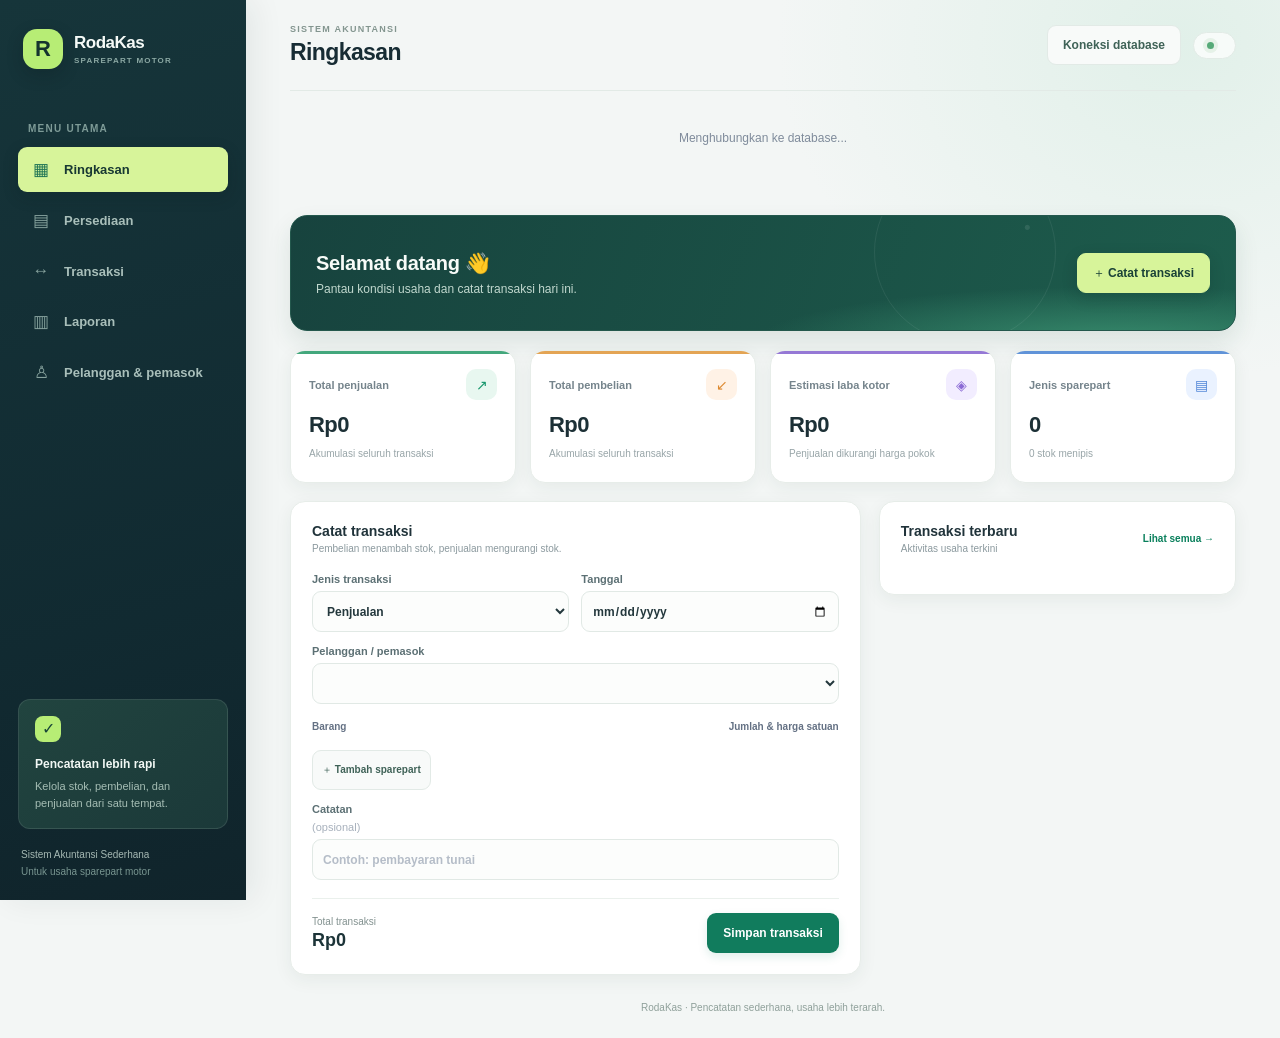
<file: index.html>
<!doctype html>
<html lang="id">
  <head>
    <meta charset="utf-8">
    <meta name="viewport" content="width=device-width, initial-scale=1">
    <meta name="theme-color" content="#f5f7fb">
    <title>RodaKas — Akuntansi Sparepart</title>
    <link rel="stylesheet" href="styles.css">
    <script src="config.js"></script>
    <script src="app.js" defer></script>
  </head>
  <body>
    <div class="app-shell">
      <aside class="sidebar">
        <a class="brand" href="#" aria-label="RodaKas beranda">
          <span class="brand-mark">R</span>
          <span><strong>RodaKas</strong><small>SPAREPART MOTOR</small></span>
        </a>
        <p class="nav-label">MENU UTAMA</p>
        <nav class="navigation" aria-label="Navigasi utama">
          <button class="nav-item active" data-view="dashboard"><span>▦</span> Ringkasan</button>
          <button class="nav-item" data-view="inventory"><span>▤</span> Persediaan</button>
          <button class="nav-item" data-view="transactions"><span>↔</span> Transaksi</button>
          <button class="nav-item" data-view="reports"><span>▥</span> Laporan</button>
          <button class="nav-item" data-view="parties"><span>♙</span> Pelanggan & pemasok</button>
        </nav>
        <div class="sidebar-note">
          <span class="note-icon">✓</span>
          <strong>Pencatatan lebih rapi</strong>
          <p>Kelola stok, pembelian, dan penjualan dari satu tempat.</p>
        </div>
        <div class="sidebar-footer">Sistem Akuntansi Sederhana<br><span>Untuk usaha sparepart motor</span></div>
      </aside>

      <main class="main-content">
        <header class="topbar">
          <div>
            <p class="eyebrow">SISTEM AKUNTANSI</p>
            <h1 id="page-title">Ringkasan</h1>
          </div>
          <div class="topbar-tools">
            <button class="button button-quiet connection-button" id="open-supabase-config" type="button">Koneksi database</button>
            <div class="topbar-date"><span class="status-dot"></span><span id="today-label"></span></div>
          </div>
        </header>

        <div id="notice" class="notice" role="status" aria-live="polite" hidden></div>
        <div id="loading" class="loading">Menghubungkan ke database...</div>

        <section class="view active" id="view-dashboard">
          <div class="welcome-row">
            <div>
              <h2>Selamat datang 👋</h2>
              <p>Pantau kondisi usaha dan catat transaksi hari ini.</p>
            </div>
            <button class="button button-primary" data-go="transactions">＋ Catat transaksi</button>
          </div>
          <div class="stats-grid">
            <article class="stat-card">
              <div class="stat-heading"><span>Total penjualan</span><span class="stat-icon green">↗</span></div>
              <strong id="stat-sales">Rp0</strong><small>Akumulasi seluruh transaksi</small>
            </article>
            <article class="stat-card">
              <div class="stat-heading"><span>Total pembelian</span><span class="stat-icon orange">↙</span></div>
              <strong id="stat-purchases">Rp0</strong><small>Akumulasi seluruh transaksi</small>
            </article>
            <article class="stat-card">
              <div class="stat-heading"><span>Estimasi laba kotor</span><span class="stat-icon purple">◈</span></div>
              <strong id="stat-profit">Rp0</strong><small>Penjualan dikurangi harga pokok</small>
            </article>
            <article class="stat-card">
              <div class="stat-heading"><span>Jenis sparepart</span><span class="stat-icon blue">▤</span></div>
              <strong id="stat-products">0</strong><small id="stat-low-stock">0 stok menipis</small>
            </article>
          </div>
          <div class="content-grid">
            <section class="panel transaction-panel">
              <div class="panel-heading">
                <div><h2>Catat transaksi</h2><p>Pembelian menambah stok, penjualan mengurangi stok.</p></div>
              </div>
              <form id="transaction-form">
                <div class="form-grid">
                  <label>Jenis transaksi
                    <select name="transaction_type" id="transaction-type" required>
                      <option value="sale">Penjualan</option>
                      <option value="purchase">Pembelian</option>
                    </select>
                  </label>
                  <label>Tanggal
                    <input name="transaction_date" id="transaction-date" type="date" required>
                  </label>
                  <label class="full-width">Pelanggan / pemasok
                    <select name="party_id" id="transaction-party" required></select>
                  </label>
                </div>
                <div class="items-heading"><span>Barang</span><span>Jumlah & harga satuan</span></div>
                <div id="transaction-items" class="transaction-items"></div>
                <button type="button" class="button button-quiet add-item" id="add-item">＋ Tambah sparepart</button>
                <label class="notes-label">Catatan <span class="optional">(opsional)</span>
                  <input name="notes" maxlength="500" placeholder="Contoh: pembayaran tunai">
                </label>
                <div class="form-footer">
                  <div class="total-preview"><span>Total transaksi</span><strong id="transaction-total">Rp0</strong></div>
                  <button class="button button-primary" type="submit">Simpan transaksi</button>
                </div>
              </form>
            </section>
            <section class="panel recent-panel">
              <div class="panel-heading">
                <div><h2>Transaksi terbaru</h2><p>Aktivitas usaha terkini</p></div>
                <button class="text-button" data-go="transactions">Lihat semua →</button>
              </div>
              <div id="recent-transactions" class="recent-list"></div>
            </section>
          </div>
        </section>

        <section class="view" id="view-inventory">
          <div class="section-intro"><div><h2>Persediaan sparepart</h2><p>Kelola daftar barang dan pantau jumlah stok.</p></div></div>
          <section class="panel">
            <div class="panel-heading"><div><h2>Tambah sparepart</h2><p>Stok awal akan bertambah melalui transaksi pembelian.</p></div></div>
            <form id="product-form" class="inline-form">
              <label>SKU / kode<input name="sku" required maxlength="40" placeholder="OLI-001"></label>
              <label>Nama sparepart<input name="name" required maxlength="120" placeholder="Oli mesin 1L"></label>
              <label>Kategori<input name="category" maxlength="80" placeholder="Pelumas"></label>
              <label>Harga jual<input name="selling_price" type="number" min="0" step="1" required placeholder="50000"></label>
              <button class="button button-primary" type="submit">Tambah barang</button>
            </form>
          </section>
          <section class="panel table-panel">
            <div class="panel-heading"><div><h2>Daftar barang</h2><p id="inventory-count">0 jenis sparepart</p></div></div>
            <div class="table-wrap"><table><thead><tr><th>Sparepart</th><th>Kategori</th><th>Stok</th><th>Harga pokok</th><th>Harga jual</th><th>Status</th><th>Aksi</th></tr></thead><tbody id="inventory-table"></tbody></table></div>
          </section>
        </section>

        <section class="view" id="view-transactions">
          <div class="section-intro"><div><h2>Riwayat transaksi</h2><p>Catatan pembelian dan penjualan tersimpan.</p></div><button class="button button-primary" data-go="dashboard">＋ Transaksi baru</button></div>
          <section class="panel table-panel">
            <div class="panel-heading"><div><h2>Semua transaksi</h2><p>Urut dari yang paling baru</p></div></div>
            <div class="table-wrap"><table><thead><tr><th>Tanggal</th><th>Jenis</th><th>Pelanggan / pemasok</th><th>Rincian</th><th>Total</th><th>Aksi</th></tr></thead><tbody id="transactions-table"></tbody></table></div>
          </section>
        </section>

        <section class="view" id="view-reports">
          <div class="section-intro"><div><h2>Laporan keuangan</h2><p>Ringkasan penjualan, pembelian, dan laba kotor berdasarkan periode.</p></div></div>
          <section class="panel report-filter-panel">
            <form id="report-form" class="report-filter">
              <label>Dari tanggal<input id="report-from" name="from" type="date" required></label>
              <label>Sampai tanggal<input id="report-to" name="to" type="date" required></label>
              <button class="button button-primary" type="submit">Tampilkan laporan</button>
              <button class="button button-quiet" id="export-report" type="button" disabled>↓ Ekspor CSV</button>
            </form>
          </section>
          <div class="stats-grid report-stats">
            <article class="stat-card"><div class="stat-heading"><span>Penjualan periode ini</span><span class="stat-icon green">↗</span></div><strong id="report-sales">Rp0</strong><small>Total transaksi penjualan</small></article>
            <article class="stat-card"><div class="stat-heading"><span>Pembelian periode ini</span><span class="stat-icon orange">↙</span></div><strong id="report-purchases">Rp0</strong><small>Total transaksi pembelian</small></article>
            <article class="stat-card"><div class="stat-heading"><span>Estimasi laba kotor</span><span class="stat-icon purple">◈</span></div><strong id="report-profit">Rp0</strong><small>Penjualan dikurangi harga pokok</small></article>
            <article class="stat-card"><div class="stat-heading"><span>Jumlah transaksi</span><span class="stat-icon blue">↔</span></div><strong id="report-count">0</strong><small>Dalam periode yang dipilih</small></article>
          </div>
          <section class="panel table-panel">
            <div class="panel-heading"><div><h2>Rincian laporan</h2><p id="report-period-label">Pilih rentang tanggal untuk melihat laporan.</p></div></div>
            <div class="table-wrap"><table><thead><tr><th>Tanggal</th><th>Jenis</th><th>Pelanggan / pemasok</th><th>Rincian</th><th>Total</th><th>Laba kotor</th></tr></thead><tbody id="report-table"><tr><td colspan="6" class="empty-cell">Pilih rentang tanggal, lalu tampilkan laporan.</td></tr></tbody></table></div>
          </section>
        </section>

        <section class="view" id="view-parties">
          <div class="section-intro"><div><h2>Pelanggan & pemasok</h2><p>Satu kontak dapat berperan sebagai pelanggan, pemasok, atau keduanya.</p></div></div>
          <section class="panel">
            <div class="panel-heading"><div><h2>Tambah kontak</h2><p>Simpan informasi pelanggan atau pemasok.</p></div></div>
            <form id="party-form" class="inline-form party-form">
              <label>Nama kontak<input name="name" required maxlength="120" placeholder="Nama pelanggan atau toko"></label>
              <label>Peran<select name="party_type"><option value="customer">Pelanggan</option><option value="supplier">Pemasok</option><option value="both">Keduanya</option></select></label>
              <label>Nomor telepon<input name="phone" maxlength="30" placeholder="08xxxxxxxxxx"></label>
              <button class="button button-primary" type="submit">Tambah kontak</button>
            </form>
          </section>
          <section class="panel table-panel">
            <div class="panel-heading"><div><h2>Daftar kontak</h2><p>Kontak yang tersedia untuk transaksi</p></div></div>
            <div class="table-wrap"><table><thead><tr><th>Nama</th><th>Peran</th><th>Nomor telepon</th><th>Ditambahkan</th><th>Aksi</th></tr></thead><tbody id="parties-table"></tbody></table></div>
          </section>
        </section>
        <footer class="page-footer">RodaKas · Pencatatan sederhana, usaha lebih terarah.</footer>
      </main>
    </div>
    <dialog class="edit-dialog" id="edit-dialog" aria-labelledby="edit-dialog-title">
      <form id="edit-form">
        <div class="edit-dialog-heading">
          <div><p class="eyebrow">UBAH DATA</p><h2 id="edit-dialog-title">Edit data</h2></div>
          <button class="dialog-close" id="close-edit-dialog" type="button" aria-label="Tutup">×</button>
        </div>
        <div id="edit-product-fields" class="edit-fields" hidden>
          <label>SKU / kode<input id="edit-product-sku" name="sku" maxlength="40" required></label>
          <label>Nama sparepart<input id="edit-product-name" name="name" maxlength="120" required></label>
          <label>Kategori<input id="edit-product-category" name="category" maxlength="80"></label>
          <label>Harga jual<input id="edit-product-price" name="selling_price" type="number" min="0" step="1" required></label>
          <p class="edit-help">Stok dan harga pokok dikelola lewat transaksi agar riwayat akuntansi tetap konsisten.</p>
        </div>
        <div id="edit-party-fields" class="edit-fields" hidden>
          <label>Nama kontak<input id="edit-party-name" name="party_name" maxlength="120" required></label>
          <label>Peran<select id="edit-party-type" name="party_type"><option value="customer">Pelanggan</option><option value="supplier">Pemasok</option><option value="both">Keduanya</option></select></label>
          <label>Nomor telepon<input id="edit-party-phone" name="phone" maxlength="30"></label>
        </div>
        <div id="edit-transaction-fields" class="edit-fields" hidden>
          <label>Jenis transaksi<select id="edit-transaction-type" name="transaction_type"><option value="sale">Penjualan</option><option value="purchase">Pembelian</option></select></label>
          <label>Tanggal<input id="edit-transaction-date" name="transaction_date" type="date" required></label>
          <label>Pelanggan / pemasok<select id="edit-transaction-party" name="party_id" required></select></label>
          <div class="items-heading"><span>Barang</span><span>Jumlah & harga satuan</span></div>
          <div id="edit-transaction-items" class="transaction-items"></div>
          <button class="button button-quiet add-item" id="edit-add-item" type="button">＋ Tambah sparepart</button>
          <label>Catatan <span class="optional">(opsional)</span><input id="edit-transaction-notes" name="notes" maxlength="500"></label>
          <div class="edit-total"><span>Total transaksi</span><strong id="edit-transaction-total">Rp0</strong></div>
          <p class="edit-help">Perubahan akan menghitung ulang stok dan harga pokok. Jika stok menjadi tidak mencukupi, perubahan ditolak.</p>
        </div>
        <div id="edit-form-error" class="dialog-error" role="alert" hidden></div>
        <div class="edit-dialog-actions">
          <button class="button button-quiet" id="cancel-edit" type="button">Batal</button>
          <button class="button button-primary" type="submit">Simpan perubahan</button>
        </div>
      </form>
    </dialog>
    <dialog class="edit-dialog connection-dialog" id="supabase-config-dialog" aria-labelledby="supabase-config-title">
      <form id="supabase-config-form">
        <div class="edit-dialog-heading">
          <div><p class="eyebrow">PENGATURAN APLIKASI</p><h2 id="supabase-config-title">Hubungkan ke Supabase</h2></div>
          <button class="dialog-close" id="close-supabase-config" type="button" aria-label="Tutup">×</button>
        </div>
        <p class="connection-help">Masukkan Project URL dan anon/public/publishable key dari Supabase → Project Settings → API. Pengaturan disimpan hanya di browser ini.</p>
        <div class="edit-fields">
          <label>Project URL
            <input id="supabase-project-url" type="url" placeholder="https://project-id.supabase.co" autocomplete="url" required>
          </label>
          <label>Anon / publishable key
            <textarea id="supabase-anon-key" rows="3" placeholder="sb_publishable_... atau eyJ..." autocomplete="off" required></textarea>
          </label>
        </div>
        <div class="dialog-error" id="supabase-config-error" role="alert" hidden></div>
        <p class="edit-help">Jangan masukkan service-role key. Untuk akses langsung tanpa login, pastikan izin publik pada backend/schema.sql sudah diterapkan.</p>
        <div class="edit-dialog-actions">
          <button class="button button-quiet" id="clear-supabase-config" type="button">Hapus konfigurasi</button>
          <button class="button button-primary" type="submit">Simpan &amp; hubungkan</button>
        </div>
      </form>
    </dialog>
  </body>
</html>
</file>
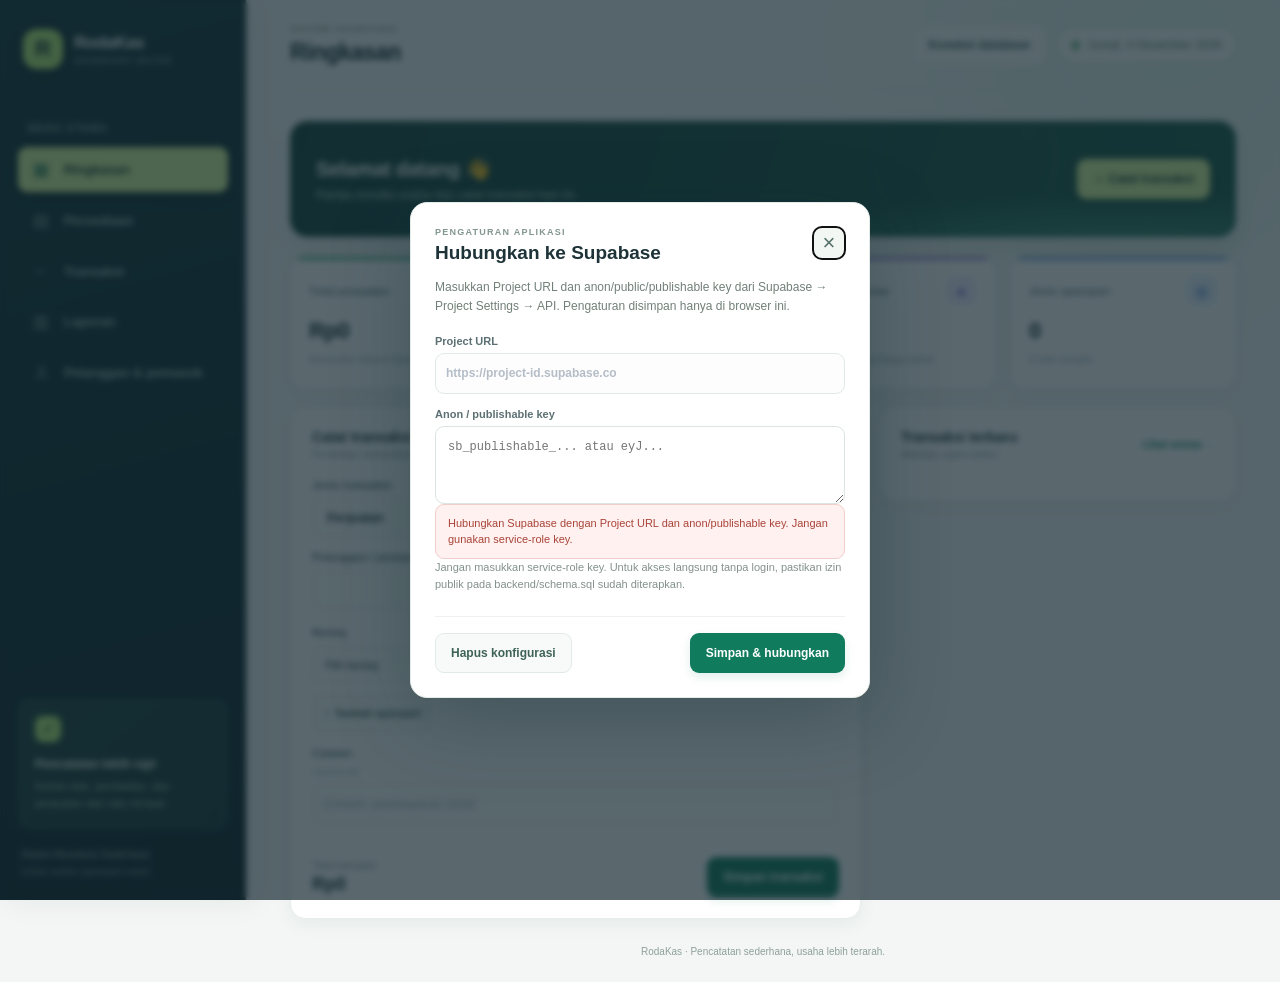
<file: frontend/index.html>
<!doctype html>
<html lang="id">
  <head>
    <meta charset="utf-8">
    <meta name="viewport" content="width=device-width, initial-scale=1">
    <meta name="theme-color" content="#f5f7fb">
    <title>RodaKas — Akuntansi Sparepart</title>
    <link rel="stylesheet" href="styles.css">
    <script src="config.js"></script>
    <script src="app.js" defer></script>
  </head>
  <body>
    <div class="app-shell">
      <aside class="sidebar">
        <a class="brand" href="#" aria-label="RodaKas beranda">
          <span class="brand-mark">R</span>
          <span><strong>RodaKas</strong><small>SPAREPART MOTOR</small></span>
        </a>
        <p class="nav-label">MENU UTAMA</p>
        <nav class="navigation" aria-label="Navigasi utama">
          <button class="nav-item active" data-view="dashboard"><span>▦</span> Ringkasan</button>
          <button class="nav-item" data-view="inventory"><span>▤</span> Persediaan</button>
          <button class="nav-item" data-view="transactions"><span>↔</span> Transaksi</button>
          <button class="nav-item" data-view="reports"><span>▥</span> Laporan</button>
          <button class="nav-item" data-view="parties"><span>♙</span> Pelanggan & pemasok</button>
        </nav>
        <div class="sidebar-note">
          <span class="note-icon">✓</span>
          <strong>Pencatatan lebih rapi</strong>
          <p>Kelola stok, pembelian, dan penjualan dari satu tempat.</p>
        </div>
        <div class="sidebar-footer">Sistem Akuntansi Sederhana<br><span>Untuk usaha sparepart motor</span></div>
      </aside>

      <main class="main-content">
        <header class="topbar">
          <div>
            <p class="eyebrow">SISTEM AKUNTANSI</p>
            <h1 id="page-title">Ringkasan</h1>
          </div>
          <div class="topbar-tools">
            <button class="button button-quiet connection-button" id="open-supabase-config" type="button">Koneksi database</button>
            <div class="topbar-date"><span class="status-dot"></span><span id="today-label"></span></div>
          </div>
        </header>

        <div id="notice" class="notice" role="status" aria-live="polite" hidden></div>
        <div id="loading" class="loading">Menghubungkan ke database...</div>

        <section class="view active" id="view-dashboard">
          <div class="welcome-row">
            <div>
              <h2>Selamat datang 👋</h2>
              <p>Pantau kondisi usaha dan catat transaksi hari ini.</p>
            </div>
            <button class="button button-primary" data-go="transactions">＋ Catat transaksi</button>
          </div>
          <div class="stats-grid">
            <article class="stat-card">
              <div class="stat-heading"><span>Total penjualan</span><span class="stat-icon green">↗</span></div>
              <strong id="stat-sales">Rp0</strong><small>Akumulasi seluruh transaksi</small>
            </article>
            <article class="stat-card">
              <div class="stat-heading"><span>Total pembelian</span><span class="stat-icon orange">↙</span></div>
              <strong id="stat-purchases">Rp0</strong><small>Akumulasi seluruh transaksi</small>
            </article>
            <article class="stat-card">
              <div class="stat-heading"><span>Estimasi laba kotor</span><span class="stat-icon purple">◈</span></div>
              <strong id="stat-profit">Rp0</strong><small>Penjualan dikurangi harga pokok</small>
            </article>
            <article class="stat-card">
              <div class="stat-heading"><span>Jenis sparepart</span><span class="stat-icon blue">▤</span></div>
              <strong id="stat-products">0</strong><small id="stat-low-stock">0 stok menipis</small>
            </article>
          </div>
          <div class="content-grid">
            <section class="panel transaction-panel">
              <div class="panel-heading">
                <div><h2>Catat transaksi</h2><p>Pembelian menambah stok, penjualan mengurangi stok.</p></div>
              </div>
              <form id="transaction-form">
                <div class="form-grid">
                  <label>Jenis transaksi
                    <select name="transaction_type" id="transaction-type" required>
                      <option value="sale">Penjualan</option>
                      <option value="purchase">Pembelian</option>
                    </select>
                  </label>
                  <label>Tanggal
                    <input name="transaction_date" id="transaction-date" type="date" required>
                  </label>
                  <label class="full-width">Pelanggan / pemasok
                    <select name="party_id" id="transaction-party" required></select>
                  </label>
                </div>
                <div class="items-heading"><span>Barang</span><span>Jumlah & harga satuan</span></div>
                <div id="transaction-items" class="transaction-items"></div>
                <button type="button" class="button button-quiet add-item" id="add-item">＋ Tambah sparepart</button>
                <label class="notes-label">Catatan <span class="optional">(opsional)</span>
                  <input name="notes" maxlength="500" placeholder="Contoh: pembayaran tunai">
                </label>
                <div class="form-footer">
                  <div class="total-preview"><span>Total transaksi</span><strong id="transaction-total">Rp0</strong></div>
                  <button class="button button-primary" type="submit">Simpan transaksi</button>
                </div>
              </form>
            </section>
            <section class="panel recent-panel">
              <div class="panel-heading">
                <div><h2>Transaksi terbaru</h2><p>Aktivitas usaha terkini</p></div>
                <button class="text-button" data-go="transactions">Lihat semua →</button>
              </div>
              <div id="recent-transactions" class="recent-list"></div>
            </section>
          </div>
        </section>

        <section class="view" id="view-inventory">
          <div class="section-intro"><div><h2>Persediaan sparepart</h2><p>Kelola daftar barang dan pantau jumlah stok.</p></div></div>
          <section class="panel">
            <div class="panel-heading"><div><h2>Tambah sparepart</h2><p>Stok awal akan bertambah melalui transaksi pembelian.</p></div></div>
            <form id="product-form" class="inline-form">
              <label>SKU / kode<input name="sku" required maxlength="40" placeholder="OLI-001"></label>
              <label>Nama sparepart<input name="name" required maxlength="120" placeholder="Oli mesin 1L"></label>
              <label>Kategori<input name="category" maxlength="80" placeholder="Pelumas"></label>
              <label>Harga jual<input name="selling_price" type="number" min="0" step="1" required placeholder="50000"></label>
              <button class="button button-primary" type="submit">Tambah barang</button>
            </form>
          </section>
          <section class="panel table-panel">
            <div class="panel-heading"><div><h2>Daftar barang</h2><p id="inventory-count">0 jenis sparepart</p></div></div>
            <div class="table-wrap"><table><thead><tr><th>Sparepart</th><th>Kategori</th><th>Stok</th><th>Harga pokok</th><th>Harga jual</th><th>Status</th><th>Aksi</th></tr></thead><tbody id="inventory-table"></tbody></table></div>
          </section>
        </section>

        <section class="view" id="view-transactions">
          <div class="section-intro"><div><h2>Riwayat transaksi</h2><p>Catatan pembelian dan penjualan tersimpan.</p></div><button class="button button-primary" data-go="dashboard">＋ Transaksi baru</button></div>
          <section class="panel table-panel">
            <div class="panel-heading"><div><h2>Semua transaksi</h2><p>Urut dari yang paling baru</p></div></div>
            <div class="table-wrap"><table><thead><tr><th>Tanggal</th><th>Jenis</th><th>Pelanggan / pemasok</th><th>Rincian</th><th>Total</th><th>Aksi</th></tr></thead><tbody id="transactions-table"></tbody></table></div>
          </section>
        </section>

        <section class="view" id="view-reports">
          <div class="section-intro"><div><h2>Laporan keuangan</h2><p>Ringkasan penjualan, pembelian, dan laba kotor berdasarkan periode.</p></div></div>
          <section class="panel report-filter-panel">
            <form id="report-form" class="report-filter">
              <label>Dari tanggal<input id="report-from" name="from" type="date" required></label>
              <label>Sampai tanggal<input id="report-to" name="to" type="date" required></label>
              <button class="button button-primary" type="submit">Tampilkan laporan</button>
              <button class="button button-quiet" id="export-report" type="button" disabled>↓ Ekspor CSV</button>
            </form>
          </section>
          <div class="stats-grid report-stats">
            <article class="stat-card"><div class="stat-heading"><span>Penjualan periode ini</span><span class="stat-icon green">↗</span></div><strong id="report-sales">Rp0</strong><small>Total transaksi penjualan</small></article>
            <article class="stat-card"><div class="stat-heading"><span>Pembelian periode ini</span><span class="stat-icon orange">↙</span></div><strong id="report-purchases">Rp0</strong><small>Total transaksi pembelian</small></article>
            <article class="stat-card"><div class="stat-heading"><span>Estimasi laba kotor</span><span class="stat-icon purple">◈</span></div><strong id="report-profit">Rp0</strong><small>Penjualan dikurangi harga pokok</small></article>
            <article class="stat-card"><div class="stat-heading"><span>Jumlah transaksi</span><span class="stat-icon blue">↔</span></div><strong id="report-count">0</strong><small>Dalam periode yang dipilih</small></article>
          </div>
          <section class="panel table-panel">
            <div class="panel-heading"><div><h2>Rincian laporan</h2><p id="report-period-label">Pilih rentang tanggal untuk melihat laporan.</p></div></div>
            <div class="table-wrap"><table><thead><tr><th>Tanggal</th><th>Jenis</th><th>Pelanggan / pemasok</th><th>Rincian</th><th>Total</th><th>Laba kotor</th></tr></thead><tbody id="report-table"><tr><td colspan="6" class="empty-cell">Pilih rentang tanggal, lalu tampilkan laporan.</td></tr></tbody></table></div>
          </section>
        </section>

        <section class="view" id="view-parties">
          <div class="section-intro"><div><h2>Pelanggan & pemasok</h2><p>Satu kontak dapat berperan sebagai pelanggan, pemasok, atau keduanya.</p></div></div>
          <section class="panel">
            <div class="panel-heading"><div><h2>Tambah kontak</h2><p>Simpan informasi pelanggan atau pemasok.</p></div></div>
            <form id="party-form" class="inline-form party-form">
              <label>Nama kontak<input name="name" required maxlength="120" placeholder="Nama pelanggan atau toko"></label>
              <label>Peran<select name="party_type"><option value="customer">Pelanggan</option><option value="supplier">Pemasok</option><option value="both">Keduanya</option></select></label>
              <label>Nomor telepon<input name="phone" maxlength="30" placeholder="08xxxxxxxxxx"></label>
              <button class="button button-primary" type="submit">Tambah kontak</button>
            </form>
          </section>
          <section class="panel table-panel">
            <div class="panel-heading"><div><h2>Daftar kontak</h2><p>Kontak yang tersedia untuk transaksi</p></div></div>
            <div class="table-wrap"><table><thead><tr><th>Nama</th><th>Peran</th><th>Nomor telepon</th><th>Ditambahkan</th><th>Aksi</th></tr></thead><tbody id="parties-table"></tbody></table></div>
          </section>
        </section>
        <footer class="page-footer">RodaKas · Pencatatan sederhana, usaha lebih terarah.</footer>
      </main>
    </div>
    <dialog class="edit-dialog" id="edit-dialog" aria-labelledby="edit-dialog-title">
      <form id="edit-form">
        <div class="edit-dialog-heading">
          <div><p class="eyebrow">UBAH DATA</p><h2 id="edit-dialog-title">Edit data</h2></div>
          <button class="dialog-close" id="close-edit-dialog" type="button" aria-label="Tutup">×</button>
        </div>
        <div id="edit-product-fields" class="edit-fields" hidden>
          <label>SKU / kode<input id="edit-product-sku" name="sku" maxlength="40" required></label>
          <label>Nama sparepart<input id="edit-product-name" name="name" maxlength="120" required></label>
          <label>Kategori<input id="edit-product-category" name="category" maxlength="80"></label>
          <label>Harga jual<input id="edit-product-price" name="selling_price" type="number" min="0" step="1" required></label>
          <p class="edit-help">Stok dan harga pokok dikelola lewat transaksi agar riwayat akuntansi tetap konsisten.</p>
        </div>
        <div id="edit-party-fields" class="edit-fields" hidden>
          <label>Nama kontak<input id="edit-party-name" name="party_name" maxlength="120" required></label>
          <label>Peran<select id="edit-party-type" name="party_type"><option value="customer">Pelanggan</option><option value="supplier">Pemasok</option><option value="both">Keduanya</option></select></label>
          <label>Nomor telepon<input id="edit-party-phone" name="phone" maxlength="30"></label>
        </div>
        <div id="edit-transaction-fields" class="edit-fields" hidden>
          <label>Jenis transaksi<select id="edit-transaction-type" name="transaction_type"><option value="sale">Penjualan</option><option value="purchase">Pembelian</option></select></label>
          <label>Tanggal<input id="edit-transaction-date" name="transaction_date" type="date" required></label>
          <label>Pelanggan / pemasok<select id="edit-transaction-party" name="party_id" required></select></label>
          <div class="items-heading"><span>Barang</span><span>Jumlah & harga satuan</span></div>
          <div id="edit-transaction-items" class="transaction-items"></div>
          <button class="button button-quiet add-item" id="edit-add-item" type="button">＋ Tambah sparepart</button>
          <label>Catatan <span class="optional">(opsional)</span><input id="edit-transaction-notes" name="notes" maxlength="500"></label>
          <div class="edit-total"><span>Total transaksi</span><strong id="edit-transaction-total">Rp0</strong></div>
          <p class="edit-help">Perubahan akan menghitung ulang stok dan harga pokok. Jika stok menjadi tidak mencukupi, perubahan ditolak.</p>
        </div>
        <div id="edit-form-error" class="dialog-error" role="alert" hidden></div>
        <div class="edit-dialog-actions">
          <button class="button button-quiet" id="cancel-edit" type="button">Batal</button>
          <button class="button button-primary" type="submit">Simpan perubahan</button>
        </div>
      </form>
    </dialog>
    <dialog class="edit-dialog connection-dialog" id="supabase-config-dialog" aria-labelledby="supabase-config-title">
      <form id="supabase-config-form">
        <div class="edit-dialog-heading">
          <div><p class="eyebrow">PENGATURAN APLIKASI</p><h2 id="supabase-config-title">Hubungkan ke Supabase</h2></div>
          <button class="dialog-close" id="close-supabase-config" type="button" aria-label="Tutup">×</button>
        </div>
        <p class="connection-help">Masukkan Project URL dan anon/public/publishable key dari Supabase → Project Settings → API. Pengaturan disimpan hanya di browser ini.</p>
        <div class="edit-fields">
          <label>Project URL
            <input id="supabase-project-url" type="url" placeholder="https://project-id.supabase.co" autocomplete="url" required>
          </label>
          <label>Anon / publishable key
            <textarea id="supabase-anon-key" rows="3" placeholder="sb_publishable_... atau eyJ..." autocomplete="off" required></textarea>
          </label>
        </div>
        <div class="dialog-error" id="supabase-config-error" role="alert" hidden></div>
        <p class="edit-help">Jangan masukkan service-role key. Untuk akses langsung tanpa login, pastikan izin publik pada backend/schema.sql sudah diterapkan.</p>
        <div class="edit-dialog-actions">
          <button class="button button-quiet" id="clear-supabase-config" type="button">Hapus konfigurasi</button>
          <button class="button button-primary" type="submit">Simpan &amp; hubungkan</button>
        </div>
      </form>
    </dialog>
  </body>
</html>
</file>
<file: styles.css>
:root {
  font-family: 'DM Sans', sans-serif;
  color: #202b3c;
  background: #f5f7fb;
  font-synthesis: none;
  text-rendering: optimizeLegibility;
  --muted: #8691a3;
  --line: #edf0f5;
  --green: #118b68;
  --navy: #1d2d43;
}

* { box-sizing: border-box; }
body { margin: 0; min-width: 360px; min-height: 100vh; }
button, input, select { font: inherit; }
button { cursor: pointer; }
.app-shell { min-height: 100vh; }
.sidebar { position: fixed; inset: 0 auto 0 0; z-index: 2; display: flex; flex-direction: column; width: 246px; padding: 30px 19px 20px; background: #fff; border-right: 1px solid #edf0f5; }
.brand { display: flex; align-items: center; gap: 11px; margin: 0 5px 51px; color: inherit; text-decoration: none; }
.brand-mark { display: grid; width: 40px; height: 40px; place-items: center; border-radius: 13px; background: #e7f6ef; color: #118b68; font: 800 22px Manrope, sans-serif; }
.brand strong, .brand small { display: block; }
.brand strong { font: 800 17px Manrope, sans-serif; letter-spacing: -.5px; }
.brand small { margin-top: 3px; color: #9aa4b1; font-size: 8px; font-weight: 700; letter-spacing: 1.2px; }
.nav-label, .eyebrow { color: #9ba5b3; font-size: 10px; font-weight: 700; letter-spacing: 1.25px; }
.nav-label { margin: 0 10px 13px; }
.navigation { display: grid; gap: 6px; }
.nav-item { display: flex; align-items: center; gap: 13px; width: 100%; padding: 12px 13px; border: 0; border-radius: 9px; background: transparent; color: #657184; text-align: left; font-size: 13px; font-weight: 600; }
.nav-item span { width: 20px; color: #96a0ae; text-align: center; font-size: 17px; }
.nav-item:hover { background: #f7f9fb; }
.nav-item.active { background: #eaf6f1; color: #137c60; }
.nav-item.active span { color: #118b68; }
.sidebar-note { margin-top: auto; padding: 16px; border: 1px solid #e6f0ea; border-radius: 12px; background: linear-gradient(140deg, #f2faf6, #f8fbfa); }
.note-icon { display: grid; width: 26px; height: 26px; margin-bottom: 12px; place-items: center; border-radius: 8px; background: #dff3e9; color: #128363; font-weight: 700; }
.sidebar-note strong { font: 700 12px Manrope, sans-serif; }
.sidebar-note p { margin: 6px 0 0; color: #859186; font-size: 11px; line-height: 1.55; }
.sidebar-footer { padding: 17px 3px 0; color: #7d8796; font-size: 10px; line-height: 1.7; }
.sidebar-footer span { color: #a4acb7; }
.main-content { max-width: 1600px; min-height: 100vh; margin-left: 246px; padding: 0 42px; }
.topbar { display: flex; min-height: 94px; align-items: center; justify-content: space-between; border-bottom: 1px solid #e9edf2; }
.eyebrow { margin: 0 0 5px; font-size: 9px; }
h1, h2, p { margin-top: 0; }
h1 { margin-bottom: 0; font: 800 22px Manrope, sans-serif; letter-spacing: -.6px; }
.topbar-date { display: flex; align-items: center; gap: 8px; color: #778395; font-size: 12px; }
.topbar-tools { display: flex; align-items: center; gap: 12px; }
.connection-button { white-space: nowrap; }
.connection-help { margin: -8px 0 18px; color: #718078; font-size: 12px; line-height: 1.6; }
.connection-dialog textarea { width: 100%; padding: 11px 12px; border: 1px solid #dce5df; border-radius: 9px; color: #233c35; font: 12px/1.5 monospace; resize: vertical; }
.connection-dialog #clear-supabase-config { margin-right: auto; }
.status-dot { width: 7px; height: 7px; border-radius: 50%; background: #25a777; box-shadow: 0 0 0 3px #e3f5ec; }
.view { display: none; padding-top: 28px; }
.view.active { display: block; }
.welcome-row, .section-intro { display: flex; align-items: center; justify-content: space-between; gap: 18px; margin-bottom: 23px; }
.welcome-row h2, .section-intro h2 { margin-bottom: 5px; font: 700 17px Manrope, sans-serif; letter-spacing: -.3px; }
.welcome-row p, .section-intro p { margin-bottom: 0; color: var(--muted); font-size: 12px; }
.button { min-height: 38px; padding: 0 15px; border: 1px solid transparent; border-radius: 8px; font-size: 12px; font-weight: 700; transition: .15s ease; }
.button-primary { background: #148763; color: #fff; box-shadow: 0 3px 8px #14876321; }
.button-primary:hover { background: #0c7453; }
.button-primary:disabled { cursor: wait; opacity: .65; }
.button-quiet { border-color: #e6ebef; background: #fff; color: #4e6175; }
.stats-grid { display: grid; grid-template-columns: repeat(4, minmax(0, 1fr)); gap: 15px; margin-bottom: 20px; }
.stat-card, .panel { border: 1px solid #edf0f4; border-radius: 12px; background: #fff; box-shadow: 0 3px 14px #1b2b3c04; }
.stat-card { min-height: 126px; padding: 16px 17px; }
.stat-heading { display: flex; align-items: center; justify-content: space-between; color: #7b8797; font-size: 11px; font-weight: 600; }
.stat-icon { display: grid; width: 27px; height: 27px; place-items: center; border-radius: 8px; font-size: 14px; font-weight: 700; }
.stat-icon.green { background: #e8f7f0; color: #16966c; }
.stat-icon.orange { background: #fff2e6; color: #dd8a31; }
.stat-icon.purple { background: #f2edff; color: #8b6bd5; }
.stat-icon.blue { background: #eaf2ff; color: #5186d7; }
.stat-card > strong { display: block; margin: 11px 0 5px; font: 800 21px Manrope, sans-serif; letter-spacing: -.6px; }
.stat-card small { color: #a0a9b5; font-size: 10px; }
.content-grid { display: grid; grid-template-columns: minmax(0, 1.23fr) minmax(285px, .77fr); align-items: start; gap: 17px; }
.panel { margin-bottom: 17px; padding: 19px; }
.panel-heading { display: flex; align-items: center; justify-content: space-between; gap: 15px; margin-bottom: 17px; }
.panel-heading h2 { margin-bottom: 4px; font: 700 14px Manrope, sans-serif; }
.panel-heading p { margin-bottom: 0; color: #98a2b0; font-size: 10px; }
.form-grid { display: grid; grid-template-columns: 1fr 1fr; gap: 13px 12px; }
label { display: grid; gap: 6px; color: #647184; font-size: 10px; font-weight: 600; }
input, select { width: 100%; height: 38px; padding: 0 10px; border: 1px solid #e7ebf0; border-radius: 7px; outline: 0; background: #fff; color: #29374a; font-size: 11px; }
input:focus, select:focus { border-color: #63b79b; box-shadow: 0 0 0 3px #118b6810; }
input::placeholder { color: #b5bdc8; }
.full-width { grid-column: 1 / -1; }
.items-heading { display: flex; justify-content: space-between; margin: 17px 0 8px; color: #647184; font-size: 10px; font-weight: 700; }
.transaction-items { display: grid; gap: 8px; }
.item-row { display: grid; grid-template-columns: minmax(120px, 1.3fr) minmax(61px, .55fr) minmax(90px, .85fr) 30px; gap: 7px; align-items: center; }
.item-row input, .item-row select { height: 35px; padding: 0 8px; font-size: 10px; }
.remove-item { width: 28px; height: 28px; border: 0; border-radius: 6px; background: #fff1f0; color: #ce655c; font-size: 17px; }
.add-item { min-height: 32px; margin-top: 9px; padding: 0 9px; font-size: 10px; }
.notes-label { margin-top: 13px; }
.optional { color: #a7b0bc; font-weight: 400; }
.form-footer { display: flex; align-items: center; justify-content: space-between; gap: 12px; margin-top: 18px; padding-top: 14px; border-top: 1px solid #f0f2f5; }
.total-preview span, .total-preview strong { display: block; }
.total-preview span { margin-bottom: 3px; color: #8d98a7; font-size: 9px; }
.total-preview strong { font: 800 16px Manrope, sans-serif; }
.text-button { padding: 5px 0; border: 0; background: none; color: #148763; font-size: 10px; font-weight: 700; }
.recent-list { display: grid; }
.recent-item { display: flex; align-items: center; justify-content: space-between; gap: 9px; padding: 12px 0; border-bottom: 1px solid #f0f2f5; }
.recent-item:last-child { border-bottom: 0; }
.recent-left { display: flex; min-width: 0; align-items: center; gap: 10px; }
.recent-icon { display: grid; width: 32px; height: 32px; flex: 0 0 auto; place-items: center; border-radius: 9px; font-weight: 700; }
.recent-icon.sale { background: #e7f6ef; color: #12815f; }
.recent-icon.purchase { background: #fff3e6; color: #ca8027; }
.recent-name { overflow: hidden; color: #364255; font-size: 10px; font-weight: 700; text-overflow: ellipsis; white-space: nowrap; }
.recent-meta { margin-top: 4px; color: #a0a9b5; font-size: 9px; }
.recent-amount { flex: 0 0 auto; color: #344154; font-size: 10px; font-weight: 700; text-align: right; }
.recent-empty, .empty-cell { padding: 22px 5px; color: #9aa4b1; font-size: 11px; text-align: center; }
.section-intro { margin-bottom: 19px; }
.inline-form { display: grid; grid-template-columns: 1fr 1.3fr 1fr 1fr auto; align-items: end; gap: 11px; }
.inline-form .button { margin-bottom: 1px; white-space: nowrap; }
.party-form { grid-template-columns: 1.4fr .8fr 1fr auto; }
.table-panel { padding-bottom: 7px; }
.table-wrap { overflow-x: auto; }
table { width: 100%; border-collapse: collapse; text-align: left; }
th { padding: 10px 11px; color: #9aa4b1; font-size: 9px; font-weight: 700; white-space: nowrap; }
td { padding: 12px 11px; border-top: 1px solid #f0f2f5; color: #546174; font-size: 10px; vertical-align: middle; }
td strong { display: block; color: #344154; font-size: 10px; }
td small { display: block; margin-top: 3px; color: #9da6b2; font-size: 9px; }
.stock-pill, .type-pill { display: inline-block; padding: 5px 8px; border-radius: 20px; font-size: 9px; font-weight: 700; white-space: nowrap; }
.stock-ok, .type-sale { background: #e8f6ef; color: #148260; }
.stock-low { background: #fff2e4; color: #c27b27; }
.type-purchase { background: #fff1e3; color: #c27b27; }
.page-footer { padding: 10px 0 25px; color: #a5aeba; font-size: 10px; text-align: center; }
.notice { margin-top: 15px; padding: 11px 14px; border: 1px solid #cbe9da; border-radius: 8px; background: #edf8f2; color: #237655; font-size: 12px; }
.notice.error { border-color: #f0ceca; background: #fff1ef; color: #a94339; }
.loading { padding: 40px 0; color: #7f8b9b; font-size: 12px; text-align: center; }
[hidden] { display: none !important; }

@media (max-width: 1100px) {
  .main-content { padding: 0 25px; }
  .stats-grid { grid-template-columns: repeat(2, minmax(0, 1fr)); }
  .content-grid { grid-template-columns: 1fr; }
  .inline-form { grid-template-columns: repeat(2, minmax(0, 1fr)); }
  .inline-form .button { min-height: 38px; }
}
@media (max-width: 720px) {
  .sidebar { position: static; width: 100%; padding: 14px 16px 10px; border-right: 0; border-bottom: 1px solid #edf0f5; }
  .brand { margin: 0 0 13px; }
  .nav-label, .sidebar-note, .sidebar-footer { display: none; }
  .navigation { display: flex; overflow-x: auto; gap: 4px; }
  .nav-item { width: auto; flex: 0 0 auto; gap: 7px; padding: 9px 10px; font-size: 10px; }
  .nav-item span { font-size: 14px; }
  .main-content { margin-left: 0; padding: 0 16px; }
  .topbar { min-height: 75px; }
  h1 { font-size: 19px; }
  .topbar-date { font-size: 10px; }
  .topbar-tools { gap: 6px; }
  .connection-button { padding: 7px 9px; font-size: 10px; }
  .view { padding-top: 21px; }
  .welcome-row { align-items: flex-start; flex-direction: column; }
  .welcome-row .button { align-self: stretch; }
  .stats-grid { gap: 9px; }
  .stat-card { min-height: 112px; padding: 13px; }
  .stat-card > strong { font-size: 17px; }
  .stat-heading { font-size: 10px; }
  .panel { padding: 15px; }
  .form-grid { gap: 11px 8px; }
  .item-row { grid-template-columns: minmax(95px, 1.2fr) 48px minmax(78px, .9fr) 27px; gap: 5px; }
  .item-row input, .item-row select { padding: 0 5px; font-size: 9px; }
  .inline-form, .party-form { grid-template-columns: 1fr 1fr; }
  .inline-form .button { grid-column: 1 / -1; }
  .section-intro { align-items: flex-start; }
}

/* Refined visual theme */
:root {
  font-family: Inter, "Segoe UI", sans-serif;
  color: #1d2b36;
  background: #f3f6f5;
  --muted: #788792;
  --line: #e8eeeb;
  --green: #087f5b;
  --navy: #132b32;
}

body {
  background:
    radial-gradient(ellipse at 92% 4%, #e1f0e9 0, transparent 25rem),
    #f3f6f5;
}

.sidebar {
  padding: 29px 18px 20px;
  background: linear-gradient(165deg, #16353a 0%, #112a31 68%, #10242b 100%);
  border-right: 0;
  color: #edf6f1;
  box-shadow: 8px 0 30px #102a3012;
}

.brand { margin-bottom: 54px; }
.brand-mark {
  border-radius: 14px;
  background: #b7ed75;
  color: #15332f;
  box-shadow: 0 6px 16px #0b171a40;
}
.brand strong { color: #f5faf7; }
.brand small { color: #8ca9a4; }
.nav-label { color: #7e9b97; }
.nav-item { color: #a9bfba; transition: background .18s ease, color .18s ease, transform .18s ease; }
.nav-item span { color: #86a29d; }
.nav-item:hover { background: #ffffff0c; color: #fff; transform: translateX(2px); }
.nav-item.active { background: #d7f49a; color: #183833; box-shadow: 0 5px 16px #081d1d30; }
.nav-item.active span { color: #207455; }
.sidebar-note {
  border-color: #ffffff19;
  background: linear-gradient(140deg, #21443f, #1b3939);
}
.note-icon { background: #b7ed75; color: #174438; }
.sidebar-note strong { color: #f2f8f5; }
.sidebar-note p { color: #a5bdb4; }
.sidebar-footer { color: #a5b8b3; }
.sidebar-footer span { color: #789590; }

.main-content { padding: 0 44px; }
.topbar {
  min-height: 91px;
  border-bottom-color: #e2eae6;
}
.eyebrow { color: #83958f; }
h1 { color: #172c34; font-size: 23px; }
.topbar-date {
  padding: 9px 13px;
  border: 1px solid #e2ebe6;
  border-radius: 30px;
  background: #ffffffb8;
  color: #687c76;
}
.status-dot { background: #56aa78; box-shadow: 0 0 0 4px #e6f2e8; }
.view { padding-top: 30px; }

.welcome-row {
  position: relative;
  overflow: hidden;
  min-height: 116px;
  margin-bottom: 19px;
  padding: 23px 25px;
  border: 1px solid #24584d;
  border-radius: 17px;
  background:
    radial-gradient(circle at 78% 10%, #ffffff18 0 2px, transparent 3px),
    radial-gradient(ellipse at 88% 110%, #378a6c 0, transparent 31%),
    linear-gradient(110deg, #17433e, #1d5c4c);
  box-shadow: 0 11px 25px #194b3b1c;
}
.welcome-row::after {
  position: absolute;
  top: -55px;
  right: 19%;
  width: 180px;
  height: 180px;
  border: 1px solid #ffffff12;
  border-radius: 50%;
  content: "";
  pointer-events: none;
}
.welcome-row > div, .welcome-row > button { position: relative; z-index: 1; }
.welcome-row h2 { margin-bottom: 7px; color: #f7fbf8; font-size: 20px; }
.welcome-row p { color: #c1d8ce; font-size: 12px; }
.welcome-row .button-primary {
  border-color: #d7f49a;
  background: #d7f49a;
  color: #1a4137;
  box-shadow: 0 5px 15px #071f1c2b;
}
.welcome-row .button-primary:hover { background: #e4f8b8; }

.stats-grid { gap: 14px; margin-bottom: 18px; }
.stat-card, .panel {
  border-color: #e7ede9;
  border-radius: 15px;
  background: #fff;
  box-shadow: 0 5px 18px #243b3210;
}
.stat-card {
  position: relative;
  overflow: hidden;
  min-height: 133px;
  padding: 18px 18px 16px;
  transition: transform .18s ease, box-shadow .18s ease;
}
.stat-card:hover { transform: translateY(-2px); box-shadow: 0 9px 24px #243b3219; }
.stat-card::before {
  position: absolute;
  top: 0;
  left: 0;
  width: 100%;
  height: 3px;
  background: #43a77c;
  content: "";
}
.stat-card:nth-child(2)::before { background: #e3a454; }
.stat-card:nth-child(3)::before { background: #9578d5; }
.stat-card:nth-child(4)::before { background: #6093d8; }
.stat-heading { color: #75848c; font-size: 11px; }
.stat-icon { width: 31px; height: 31px; border-radius: 10px; }
.stat-card > strong { margin: 12px 0 5px; color: #1c3036; font-size: 22px; }
.stat-card small { color: #98a5a8; }

.content-grid { gap: 18px; }
.panel { padding: 21px; }
.panel-heading { margin-bottom: 19px; }
.panel-heading h2 { color: #20333a; font-size: 14px; }
.panel-heading p { color: #8b999e; }
.button { min-height: 40px; border-radius: 9px; transition: transform .16s ease, background .16s ease, box-shadow .16s ease; }
.button:active { transform: translateY(1px); }
.button-primary { background: #117c5d; box-shadow: 0 4px 10px #117c5d20; }
.button-primary:hover { background: #096c4f; box-shadow: 0 5px 14px #117c5d2a; }
.button-quiet { border-color: #e2eae6; background: #f8faf9; color: #3f6257; }
.button-quiet:hover { border-color: #c8ddd2; background: #eff7f2; }

label { color: #5c7074; font-size: 11px; }
input, select {
  height: 41px;
  border-color: #e1e9e5;
  border-radius: 9px;
  background-color: #fcfdfc;
  color: #24383d;
  font-size: 12px;
  transition: border-color .16s ease, box-shadow .16s ease, background .16s ease;
}
input:hover, select:hover { border-color: #cbd9d2; }
input:focus, select:focus {
  border-color: #62aa87;
  background-color: #fff;
  box-shadow: 0 0 0 4px #21875e13;
}
.item-row { gap: 8px; }
.item-row input, .item-row select { height: 38px; border-radius: 8px; font-size: 10px; }
.remove-item { border-radius: 8px; transition: background .15s ease, transform .15s ease; }
.remove-item:hover { transform: scale(1.04); background: #ffe5e2; }
.add-item { margin-top: 10px; }
.form-footer { border-top-color: #eaf0ec; }
.total-preview span { color: #82918f; font-size: 10px; }
.total-preview strong { color: #1c3438; font-size: 18px; }
.text-button { color: #087f5b; }
.text-button:hover { color: #075f46; }

.recent-item { padding: 13px 0; border-bottom-color: #edf1ef; }
.recent-icon { width: 36px; height: 36px; border-radius: 11px; }
.recent-name { color: #2a3d42; font-size: 11px; }
.recent-meta { color: #91a09f; font-size: 10px; }
.recent-amount { color: #284039; font-size: 11px; }
.recent-empty, .empty-cell { color: #879794; }

.section-intro h2 { color: #1d3338; font-size: 19px; }
.section-intro p { color: #82918f; }
.inline-form { gap: 13px; }
.table-panel { padding-bottom: 9px; }
table { border-spacing: 0; }
th {
  padding: 12px 11px;
  background: #f7faf8;
  color: #81918c;
  font-size: 9px;
  letter-spacing: .5px;
  text-transform: uppercase;
}
th:first-child { border-radius: 8px 0 0 8px; }
th:last-child { border-radius: 0 8px 8px 0; }
td {
  padding: 14px 11px;
  border-top-color: #edf1ef;
  color: #596b6d;
  font-size: 11px;
}
tbody tr { transition: background .15s ease; }
tbody tr:hover { background: #f8fbf9; }
td strong { color: #2c4144; font-size: 11px; }
td small { color: #8d9c9a; }
.stock-pill, .type-pill { padding: 6px 9px; font-size: 9px; }
.stock-ok, .type-sale { background: #e6f5eb; color: #16754d; }
.stock-low { background: #fff2dc; color: #a86a16; }
.type-purchase { background: #fff0df; color: #a8681d; }
.page-footer { color: #8fa09a; }
.notice { border-radius: 10px; box-shadow: 0 4px 14px #243b3209; }

@media (max-width: 1100px) {
  .main-content { padding: 0 26px; }
}

@media (max-width: 720px) {
  .sidebar {
    padding: 13px 15px 10px;
    background: linear-gradient(100deg, #16353a, #112a31);
    box-shadow: 0 5px 16px #102a3018;
  }
  .brand { margin-bottom: 12px; }
  .navigation { scrollbar-width: none; }
  .navigation::-webkit-scrollbar { display: none; }
  .nav-item { border-radius: 8px; }
  .main-content { padding: 0 15px; }
  .topbar { min-height: 72px; }
  .topbar-date { padding: 7px 9px; font-size: 9px; }
  .topbar-tools { flex-wrap: wrap; justify-content: flex-end; }
  .view { padding-top: 20px; }
  .welcome-row { min-height: 0; padding: 19px; border-radius: 14px; }
  .welcome-row h2 { font-size: 18px; }
  .stats-grid { gap: 10px; }
  .stat-card { min-height: 116px; padding: 14px; border-radius: 12px; }
  .stat-card > strong { font-size: clamp(15px, 4vw, 19px); }
  .stat-card small { font-size: 9px; }
  .panel { padding: 15px; border-radius: 13px; }
  .inline-form, .party-form { gap: 10px; }
  .section-intro h2 { font-size: 17px; }
  th, td { padding-right: 9px; padding-left: 9px; }
}

@media (prefers-reduced-motion: reduce) {
  *, *::before, *::after { scroll-behavior: auto !important; transition-duration: .01ms !important; }
}

.report-filter-panel { padding: 17px 20px; }
.report-filter {
  display: grid;
  grid-template-columns: minmax(150px, 1fr) minmax(150px, 1fr) auto auto;
  align-items: end;
  gap: 12px;
}
.report-filter .button { white-space: nowrap; }
.report-filter .button:disabled { cursor: not-allowed; opacity: .5; }
.report-stats { margin-top: 17px; }
#report-table td:nth-last-child(-n+2) { white-space: nowrap; }
@media (max-width: 720px) {
  .report-filter { grid-template-columns: 1fr 1fr; }
  .report-filter .button { width: 100%; }
}

.row-actions { display: flex; align-items: center; gap: 6px; }
.row-action {
  min-height: 29px;
  padding: 0 9px;
  border: 1px solid transparent;
  border-radius: 7px;
  background: #f0f6f2;
  color: #267253;
  font-size: 10px;
  font-weight: 700;
}
.row-action:hover { background: #e4f1e9; }
.row-action.delete { background: #fff2ef; color: #b64d41; }
.row-action.delete:hover { background: #ffe5e0; }
.edit-dialog {
  width: min(460px, calc(100% - 28px));
  max-height: min(90vh, 720px);
  padding: 0;
  overflow: auto;
  border: 1px solid #e3ebe6;
  border-radius: 17px;
  background: #fff;
  color: #1d2b36;
  box-shadow: 0 22px 80px #112a3152;
}
.edit-dialog::backdrop { background: #10252db0; backdrop-filter: blur(3px); }
.edit-dialog form { padding: 24px; }
.edit-dialog-heading { display: flex; align-items: flex-start; justify-content: space-between; margin-bottom: 22px; }
.edit-dialog-heading .eyebrow { margin-bottom: 5px; }
.edit-dialog-heading h2 { margin: 0; color: #1d3338; font: 700 19px Manrope, sans-serif; }
.dialog-close {
  width: 32px;
  height: 32px;
  border: 0;
  border-radius: 9px;
  background: #f3f7f4;
  color: #567069;
  font-size: 22px;
  line-height: 1;
}
.edit-fields { display: grid; gap: 14px; }
.edit-fields[hidden] { display: none; }
.edit-help { margin: 0; color: #83918e; font-size: 11px; line-height: 1.6; }
.dialog-error { padding: 10px 12px; border: 1px solid #f0ceca; border-radius: 9px; background: #fff1ef; color: #a94339; font-size: 11px; line-height: 1.5; }
.edit-total { display: flex; align-items: center; justify-content: space-between; padding-top: 13px; border-top: 1px solid #edf1ef; color: #81918c; font-size: 11px; }
.edit-total strong { color: #1c3438; font: 800 16px Manrope, sans-serif; }
.edit-dialog-actions { display: flex; justify-content: flex-end; gap: 9px; margin-top: 22px; padding-top: 16px; border-top: 1px solid #edf1ef; }

@media (max-width: 720px) {
  .row-actions { flex-wrap: wrap; }
  .row-action { min-height: 28px; padding: 0 7px; }
  .edit-dialog form { padding: 19px; }
}
</file>
<file: frontend/styles.css>
:root {
  font-family: 'DM Sans', sans-serif;
  color: #202b3c;
  background: #f5f7fb;
  font-synthesis: none;
  text-rendering: optimizeLegibility;
  --muted: #8691a3;
  --line: #edf0f5;
  --green: #118b68;
  --navy: #1d2d43;
}

* { box-sizing: border-box; }
body { margin: 0; min-width: 360px; min-height: 100vh; }
button, input, select { font: inherit; }
button { cursor: pointer; }
.app-shell { min-height: 100vh; }
.sidebar { position: fixed; inset: 0 auto 0 0; z-index: 2; display: flex; flex-direction: column; width: 246px; padding: 30px 19px 20px; background: #fff; border-right: 1px solid #edf0f5; }
.brand { display: flex; align-items: center; gap: 11px; margin: 0 5px 51px; color: inherit; text-decoration: none; }
.brand-mark { display: grid; width: 40px; height: 40px; place-items: center; border-radius: 13px; background: #e7f6ef; color: #118b68; font: 800 22px Manrope, sans-serif; }
.brand strong, .brand small { display: block; }
.brand strong { font: 800 17px Manrope, sans-serif; letter-spacing: -.5px; }
.brand small { margin-top: 3px; color: #9aa4b1; font-size: 8px; font-weight: 700; letter-spacing: 1.2px; }
.nav-label, .eyebrow { color: #9ba5b3; font-size: 10px; font-weight: 700; letter-spacing: 1.25px; }
.nav-label { margin: 0 10px 13px; }
.navigation { display: grid; gap: 6px; }
.nav-item { display: flex; align-items: center; gap: 13px; width: 100%; padding: 12px 13px; border: 0; border-radius: 9px; background: transparent; color: #657184; text-align: left; font-size: 13px; font-weight: 600; }
.nav-item span { width: 20px; color: #96a0ae; text-align: center; font-size: 17px; }
.nav-item:hover { background: #f7f9fb; }
.nav-item.active { background: #eaf6f1; color: #137c60; }
.nav-item.active span { color: #118b68; }
.sidebar-note { margin-top: auto; padding: 16px; border: 1px solid #e6f0ea; border-radius: 12px; background: linear-gradient(140deg, #f2faf6, #f8fbfa); }
.note-icon { display: grid; width: 26px; height: 26px; margin-bottom: 12px; place-items: center; border-radius: 8px; background: #dff3e9; color: #128363; font-weight: 700; }
.sidebar-note strong { font: 700 12px Manrope, sans-serif; }
.sidebar-note p { margin: 6px 0 0; color: #859186; font-size: 11px; line-height: 1.55; }
.sidebar-footer { padding: 17px 3px 0; color: #7d8796; font-size: 10px; line-height: 1.7; }
.sidebar-footer span { color: #a4acb7; }
.main-content { max-width: 1600px; min-height: 100vh; margin-left: 246px; padding: 0 42px; }
.topbar { display: flex; min-height: 94px; align-items: center; justify-content: space-between; border-bottom: 1px solid #e9edf2; }
.eyebrow { margin: 0 0 5px; font-size: 9px; }
h1, h2, p { margin-top: 0; }
h1 { margin-bottom: 0; font: 800 22px Manrope, sans-serif; letter-spacing: -.6px; }
.topbar-date { display: flex; align-items: center; gap: 8px; color: #778395; font-size: 12px; }
.topbar-tools { display: flex; align-items: center; gap: 12px; }
.connection-button { white-space: nowrap; }
.connection-help { margin: -8px 0 18px; color: #718078; font-size: 12px; line-height: 1.6; }
.connection-dialog textarea { width: 100%; padding: 11px 12px; border: 1px solid #dce5df; border-radius: 9px; color: #233c35; font: 12px/1.5 monospace; resize: vertical; }
.connection-dialog #clear-supabase-config { margin-right: auto; }
.status-dot { width: 7px; height: 7px; border-radius: 50%; background: #25a777; box-shadow: 0 0 0 3px #e3f5ec; }
.view { display: none; padding-top: 28px; }
.view.active { display: block; }
.welcome-row, .section-intro { display: flex; align-items: center; justify-content: space-between; gap: 18px; margin-bottom: 23px; }
.welcome-row h2, .section-intro h2 { margin-bottom: 5px; font: 700 17px Manrope, sans-serif; letter-spacing: -.3px; }
.welcome-row p, .section-intro p { margin-bottom: 0; color: var(--muted); font-size: 12px; }
.button { min-height: 38px; padding: 0 15px; border: 1px solid transparent; border-radius: 8px; font-size: 12px; font-weight: 700; transition: .15s ease; }
.button-primary { background: #148763; color: #fff; box-shadow: 0 3px 8px #14876321; }
.button-primary:hover { background: #0c7453; }
.button-primary:disabled { cursor: wait; opacity: .65; }
.button-quiet { border-color: #e6ebef; background: #fff; color: #4e6175; }
.stats-grid { display: grid; grid-template-columns: repeat(4, minmax(0, 1fr)); gap: 15px; margin-bottom: 20px; }
.stat-card, .panel { border: 1px solid #edf0f4; border-radius: 12px; background: #fff; box-shadow: 0 3px 14px #1b2b3c04; }
.stat-card { min-height: 126px; padding: 16px 17px; }
.stat-heading { display: flex; align-items: center; justify-content: space-between; color: #7b8797; font-size: 11px; font-weight: 600; }
.stat-icon { display: grid; width: 27px; height: 27px; place-items: center; border-radius: 8px; font-size: 14px; font-weight: 700; }
.stat-icon.green { background: #e8f7f0; color: #16966c; }
.stat-icon.orange { background: #fff2e6; color: #dd8a31; }
.stat-icon.purple { background: #f2edff; color: #8b6bd5; }
.stat-icon.blue { background: #eaf2ff; color: #5186d7; }
.stat-card > strong { display: block; margin: 11px 0 5px; font: 800 21px Manrope, sans-serif; letter-spacing: -.6px; }
.stat-card small { color: #a0a9b5; font-size: 10px; }
.content-grid { display: grid; grid-template-columns: minmax(0, 1.23fr) minmax(285px, .77fr); align-items: start; gap: 17px; }
.panel { margin-bottom: 17px; padding: 19px; }
.panel-heading { display: flex; align-items: center; justify-content: space-between; gap: 15px; margin-bottom: 17px; }
.panel-heading h2 { margin-bottom: 4px; font: 700 14px Manrope, sans-serif; }
.panel-heading p { margin-bottom: 0; color: #98a2b0; font-size: 10px; }
.form-grid { display: grid; grid-template-columns: 1fr 1fr; gap: 13px 12px; }
label { display: grid; gap: 6px; color: #647184; font-size: 10px; font-weight: 600; }
input, select { width: 100%; height: 38px; padding: 0 10px; border: 1px solid #e7ebf0; border-radius: 7px; outline: 0; background: #fff; color: #29374a; font-size: 11px; }
input:focus, select:focus { border-color: #63b79b; box-shadow: 0 0 0 3px #118b6810; }
input::placeholder { color: #b5bdc8; }
.full-width { grid-column: 1 / -1; }
.items-heading { display: flex; justify-content: space-between; margin: 17px 0 8px; color: #647184; font-size: 10px; font-weight: 700; }
.transaction-items { display: grid; gap: 8px; }
.item-row { display: grid; grid-template-columns: minmax(120px, 1.3fr) minmax(61px, .55fr) minmax(90px, .85fr) 30px; gap: 7px; align-items: center; }
.item-row input, .item-row select { height: 35px; padding: 0 8px; font-size: 10px; }
.remove-item { width: 28px; height: 28px; border: 0; border-radius: 6px; background: #fff1f0; color: #ce655c; font-size: 17px; }
.add-item { min-height: 32px; margin-top: 9px; padding: 0 9px; font-size: 10px; }
.notes-label { margin-top: 13px; }
.optional { color: #a7b0bc; font-weight: 400; }
.form-footer { display: flex; align-items: center; justify-content: space-between; gap: 12px; margin-top: 18px; padding-top: 14px; border-top: 1px solid #f0f2f5; }
.total-preview span, .total-preview strong { display: block; }
.total-preview span { margin-bottom: 3px; color: #8d98a7; font-size: 9px; }
.total-preview strong { font: 800 16px Manrope, sans-serif; }
.text-button { padding: 5px 0; border: 0; background: none; color: #148763; font-size: 10px; font-weight: 700; }
.recent-list { display: grid; }
.recent-item { display: flex; align-items: center; justify-content: space-between; gap: 9px; padding: 12px 0; border-bottom: 1px solid #f0f2f5; }
.recent-item:last-child { border-bottom: 0; }
.recent-left { display: flex; min-width: 0; align-items: center; gap: 10px; }
.recent-icon { display: grid; width: 32px; height: 32px; flex: 0 0 auto; place-items: center; border-radius: 9px; font-weight: 700; }
.recent-icon.sale { background: #e7f6ef; color: #12815f; }
.recent-icon.purchase { background: #fff3e6; color: #ca8027; }
.recent-name { overflow: hidden; color: #364255; font-size: 10px; font-weight: 700; text-overflow: ellipsis; white-space: nowrap; }
.recent-meta { margin-top: 4px; color: #a0a9b5; font-size: 9px; }
.recent-amount { flex: 0 0 auto; color: #344154; font-size: 10px; font-weight: 700; text-align: right; }
.recent-empty, .empty-cell { padding: 22px 5px; color: #9aa4b1; font-size: 11px; text-align: center; }
.section-intro { margin-bottom: 19px; }
.inline-form { display: grid; grid-template-columns: 1fr 1.3fr 1fr 1fr auto; align-items: end; gap: 11px; }
.inline-form .button { margin-bottom: 1px; white-space: nowrap; }
.party-form { grid-template-columns: 1.4fr .8fr 1fr auto; }
.table-panel { padding-bottom: 7px; }
.table-wrap { overflow-x: auto; }
table { width: 100%; border-collapse: collapse; text-align: left; }
th { padding: 10px 11px; color: #9aa4b1; font-size: 9px; font-weight: 700; white-space: nowrap; }
td { padding: 12px 11px; border-top: 1px solid #f0f2f5; color: #546174; font-size: 10px; vertical-align: middle; }
td strong { display: block; color: #344154; font-size: 10px; }
td small { display: block; margin-top: 3px; color: #9da6b2; font-size: 9px; }
.stock-pill, .type-pill { display: inline-block; padding: 5px 8px; border-radius: 20px; font-size: 9px; font-weight: 700; white-space: nowrap; }
.stock-ok, .type-sale { background: #e8f6ef; color: #148260; }
.stock-low { background: #fff2e4; color: #c27b27; }
.type-purchase { background: #fff1e3; color: #c27b27; }
.page-footer { padding: 10px 0 25px; color: #a5aeba; font-size: 10px; text-align: center; }
.notice { margin-top: 15px; padding: 11px 14px; border: 1px solid #cbe9da; border-radius: 8px; background: #edf8f2; color: #237655; font-size: 12px; }
.notice.error { border-color: #f0ceca; background: #fff1ef; color: #a94339; }
.loading { padding: 40px 0; color: #7f8b9b; font-size: 12px; text-align: center; }
[hidden] { display: none !important; }

@media (max-width: 1100px) {
  .main-content { padding: 0 25px; }
  .stats-grid { grid-template-columns: repeat(2, minmax(0, 1fr)); }
  .content-grid { grid-template-columns: 1fr; }
  .inline-form { grid-template-columns: repeat(2, minmax(0, 1fr)); }
  .inline-form .button { min-height: 38px; }
}
@media (max-width: 720px) {
  .sidebar { position: static; width: 100%; padding: 14px 16px 10px; border-right: 0; border-bottom: 1px solid #edf0f5; }
  .brand { margin: 0 0 13px; }
  .nav-label, .sidebar-note, .sidebar-footer { display: none; }
  .navigation { display: flex; overflow-x: auto; gap: 4px; }
  .nav-item { width: auto; flex: 0 0 auto; gap: 7px; padding: 9px 10px; font-size: 10px; }
  .nav-item span { font-size: 14px; }
  .main-content { margin-left: 0; padding: 0 16px; }
  .topbar { min-height: 75px; }
  h1 { font-size: 19px; }
  .topbar-date { font-size: 10px; }
  .topbar-tools { gap: 6px; }
  .connection-button { padding: 7px 9px; font-size: 10px; }
  .view { padding-top: 21px; }
  .welcome-row { align-items: flex-start; flex-direction: column; }
  .welcome-row .button { align-self: stretch; }
  .stats-grid { gap: 9px; }
  .stat-card { min-height: 112px; padding: 13px; }
  .stat-card > strong { font-size: 17px; }
  .stat-heading { font-size: 10px; }
  .panel { padding: 15px; }
  .form-grid { gap: 11px 8px; }
  .item-row { grid-template-columns: minmax(95px, 1.2fr) 48px minmax(78px, .9fr) 27px; gap: 5px; }
  .item-row input, .item-row select { padding: 0 5px; font-size: 9px; }
  .inline-form, .party-form { grid-template-columns: 1fr 1fr; }
  .inline-form .button { grid-column: 1 / -1; }
  .section-intro { align-items: flex-start; }
}

/* Refined visual theme */
:root {
  font-family: Inter, "Segoe UI", sans-serif;
  color: #1d2b36;
  background: #f3f6f5;
  --muted: #788792;
  --line: #e8eeeb;
  --green: #087f5b;
  --navy: #132b32;
}

body {
  background:
    radial-gradient(ellipse at 92% 4%, #e1f0e9 0, transparent 25rem),
    #f3f6f5;
}

.sidebar {
  padding: 29px 18px 20px;
  background: linear-gradient(165deg, #16353a 0%, #112a31 68%, #10242b 100%);
  border-right: 0;
  color: #edf6f1;
  box-shadow: 8px 0 30px #102a3012;
}

.brand { margin-bottom: 54px; }
.brand-mark {
  border-radius: 14px;
  background: #b7ed75;
  color: #15332f;
  box-shadow: 0 6px 16px #0b171a40;
}
.brand strong { color: #f5faf7; }
.brand small { color: #8ca9a4; }
.nav-label { color: #7e9b97; }
.nav-item { color: #a9bfba; transition: background .18s ease, color .18s ease, transform .18s ease; }
.nav-item span { color: #86a29d; }
.nav-item:hover { background: #ffffff0c; color: #fff; transform: translateX(2px); }
.nav-item.active { background: #d7f49a; color: #183833; box-shadow: 0 5px 16px #081d1d30; }
.nav-item.active span { color: #207455; }
.sidebar-note {
  border-color: #ffffff19;
  background: linear-gradient(140deg, #21443f, #1b3939);
}
.note-icon { background: #b7ed75; color: #174438; }
.sidebar-note strong { color: #f2f8f5; }
.sidebar-note p { color: #a5bdb4; }
.sidebar-footer { color: #a5b8b3; }
.sidebar-footer span { color: #789590; }

.main-content { padding: 0 44px; }
.topbar {
  min-height: 91px;
  border-bottom-color: #e2eae6;
}
.eyebrow { color: #83958f; }
h1 { color: #172c34; font-size: 23px; }
.topbar-date {
  padding: 9px 13px;
  border: 1px solid #e2ebe6;
  border-radius: 30px;
  background: #ffffffb8;
  color: #687c76;
}
.status-dot { background: #56aa78; box-shadow: 0 0 0 4px #e6f2e8; }
.view { padding-top: 30px; }

.welcome-row {
  position: relative;
  overflow: hidden;
  min-height: 116px;
  margin-bottom: 19px;
  padding: 23px 25px;
  border: 1px solid #24584d;
  border-radius: 17px;
  background:
    radial-gradient(circle at 78% 10%, #ffffff18 0 2px, transparent 3px),
    radial-gradient(ellipse at 88% 110%, #378a6c 0, transparent 31%),
    linear-gradient(110deg, #17433e, #1d5c4c);
  box-shadow: 0 11px 25px #194b3b1c;
}
.welcome-row::after {
  position: absolute;
  top: -55px;
  right: 19%;
  width: 180px;
  height: 180px;
  border: 1px solid #ffffff12;
  border-radius: 50%;
  content: "";
  pointer-events: none;
}
.welcome-row > div, .welcome-row > button { position: relative; z-index: 1; }
.welcome-row h2 { margin-bottom: 7px; color: #f7fbf8; font-size: 20px; }
.welcome-row p { color: #c1d8ce; font-size: 12px; }
.welcome-row .button-primary {
  border-color: #d7f49a;
  background: #d7f49a;
  color: #1a4137;
  box-shadow: 0 5px 15px #071f1c2b;
}
.welcome-row .button-primary:hover { background: #e4f8b8; }

.stats-grid { gap: 14px; margin-bottom: 18px; }
.stat-card, .panel {
  border-color: #e7ede9;
  border-radius: 15px;
  background: #fff;
  box-shadow: 0 5px 18px #243b3210;
}
.stat-card {
  position: relative;
  overflow: hidden;
  min-height: 133px;
  padding: 18px 18px 16px;
  transition: transform .18s ease, box-shadow .18s ease;
}
.stat-card:hover { transform: translateY(-2px); box-shadow: 0 9px 24px #243b3219; }
.stat-card::before {
  position: absolute;
  top: 0;
  left: 0;
  width: 100%;
  height: 3px;
  background: #43a77c;
  content: "";
}
.stat-card:nth-child(2)::before { background: #e3a454; }
.stat-card:nth-child(3)::before { background: #9578d5; }
.stat-card:nth-child(4)::before { background: #6093d8; }
.stat-heading { color: #75848c; font-size: 11px; }
.stat-icon { width: 31px; height: 31px; border-radius: 10px; }
.stat-card > strong { margin: 12px 0 5px; color: #1c3036; font-size: 22px; }
.stat-card small { color: #98a5a8; }

.content-grid { gap: 18px; }
.panel { padding: 21px; }
.panel-heading { margin-bottom: 19px; }
.panel-heading h2 { color: #20333a; font-size: 14px; }
.panel-heading p { color: #8b999e; }
.button { min-height: 40px; border-radius: 9px; transition: transform .16s ease, background .16s ease, box-shadow .16s ease; }
.button:active { transform: translateY(1px); }
.button-primary { background: #117c5d; box-shadow: 0 4px 10px #117c5d20; }
.button-primary:hover { background: #096c4f; box-shadow: 0 5px 14px #117c5d2a; }
.button-quiet { border-color: #e2eae6; background: #f8faf9; color: #3f6257; }
.button-quiet:hover { border-color: #c8ddd2; background: #eff7f2; }

label { color: #5c7074; font-size: 11px; }
input, select {
  height: 41px;
  border-color: #e1e9e5;
  border-radius: 9px;
  background-color: #fcfdfc;
  color: #24383d;
  font-size: 12px;
  transition: border-color .16s ease, box-shadow .16s ease, background .16s ease;
}
input:hover, select:hover { border-color: #cbd9d2; }
input:focus, select:focus {
  border-color: #62aa87;
  background-color: #fff;
  box-shadow: 0 0 0 4px #21875e13;
}
.item-row { gap: 8px; }
.item-row input, .item-row select { height: 38px; border-radius: 8px; font-size: 10px; }
.remove-item { border-radius: 8px; transition: background .15s ease, transform .15s ease; }
.remove-item:hover { transform: scale(1.04); background: #ffe5e2; }
.add-item { margin-top: 10px; }
.form-footer { border-top-color: #eaf0ec; }
.total-preview span { color: #82918f; font-size: 10px; }
.total-preview strong { color: #1c3438; font-size: 18px; }
.text-button { color: #087f5b; }
.text-button:hover { color: #075f46; }

.recent-item { padding: 13px 0; border-bottom-color: #edf1ef; }
.recent-icon { width: 36px; height: 36px; border-radius: 11px; }
.recent-name { color: #2a3d42; font-size: 11px; }
.recent-meta { color: #91a09f; font-size: 10px; }
.recent-amount { color: #284039; font-size: 11px; }
.recent-empty, .empty-cell { color: #879794; }

.section-intro h2 { color: #1d3338; font-size: 19px; }
.section-intro p { color: #82918f; }
.inline-form { gap: 13px; }
.table-panel { padding-bottom: 9px; }
table { border-spacing: 0; }
th {
  padding: 12px 11px;
  background: #f7faf8;
  color: #81918c;
  font-size: 9px;
  letter-spacing: .5px;
  text-transform: uppercase;
}
th:first-child { border-radius: 8px 0 0 8px; }
th:last-child { border-radius: 0 8px 8px 0; }
td {
  padding: 14px 11px;
  border-top-color: #edf1ef;
  color: #596b6d;
  font-size: 11px;
}
tbody tr { transition: background .15s ease; }
tbody tr:hover { background: #f8fbf9; }
td strong { color: #2c4144; font-size: 11px; }
td small { color: #8d9c9a; }
.stock-pill, .type-pill { padding: 6px 9px; font-size: 9px; }
.stock-ok, .type-sale { background: #e6f5eb; color: #16754d; }
.stock-low { background: #fff2dc; color: #a86a16; }
.type-purchase { background: #fff0df; color: #a8681d; }
.page-footer { color: #8fa09a; }
.notice { border-radius: 10px; box-shadow: 0 4px 14px #243b3209; }

@media (max-width: 1100px) {
  .main-content { padding: 0 26px; }
}

@media (max-width: 720px) {
  .sidebar {
    padding: 13px 15px 10px;
    background: linear-gradient(100deg, #16353a, #112a31);
    box-shadow: 0 5px 16px #102a3018;
  }
  .brand { margin-bottom: 12px; }
  .navigation { scrollbar-width: none; }
  .navigation::-webkit-scrollbar { display: none; }
  .nav-item { border-radius: 8px; }
  .main-content { padding: 0 15px; }
  .topbar { min-height: 72px; }
  .topbar-date { padding: 7px 9px; font-size: 9px; }
  .topbar-tools { flex-wrap: wrap; justify-content: flex-end; }
  .view { padding-top: 20px; }
  .welcome-row { min-height: 0; padding: 19px; border-radius: 14px; }
  .welcome-row h2 { font-size: 18px; }
  .stats-grid { gap: 10px; }
  .stat-card { min-height: 116px; padding: 14px; border-radius: 12px; }
  .stat-card > strong { font-size: clamp(15px, 4vw, 19px); }
  .stat-card small { font-size: 9px; }
  .panel { padding: 15px; border-radius: 13px; }
  .inline-form, .party-form { gap: 10px; }
  .section-intro h2 { font-size: 17px; }
  th, td { padding-right: 9px; padding-left: 9px; }
}

@media (prefers-reduced-motion: reduce) {
  *, *::before, *::after { scroll-behavior: auto !important; transition-duration: .01ms !important; }
}

.report-filter-panel { padding: 17px 20px; }
.report-filter {
  display: grid;
  grid-template-columns: minmax(150px, 1fr) minmax(150px, 1fr) auto auto;
  align-items: end;
  gap: 12px;
}
.report-filter .button { white-space: nowrap; }
.report-filter .button:disabled { cursor: not-allowed; opacity: .5; }
.report-stats { margin-top: 17px; }
#report-table td:nth-last-child(-n+2) { white-space: nowrap; }
@media (max-width: 720px) {
  .report-filter { grid-template-columns: 1fr 1fr; }
  .report-filter .button { width: 100%; }
}

.row-actions { display: flex; align-items: center; gap: 6px; }
.row-action {
  min-height: 29px;
  padding: 0 9px;
  border: 1px solid transparent;
  border-radius: 7px;
  background: #f0f6f2;
  color: #267253;
  font-size: 10px;
  font-weight: 700;
}
.row-action:hover { background: #e4f1e9; }
.row-action.delete { background: #fff2ef; color: #b64d41; }
.row-action.delete:hover { background: #ffe5e0; }
.edit-dialog {
  width: min(460px, calc(100% - 28px));
  max-height: min(90vh, 720px);
  padding: 0;
  overflow: auto;
  border: 1px solid #e3ebe6;
  border-radius: 17px;
  background: #fff;
  color: #1d2b36;
  box-shadow: 0 22px 80px #112a3152;
}
.edit-dialog::backdrop { background: #10252db0; backdrop-filter: blur(3px); }
.edit-dialog form { padding: 24px; }
.edit-dialog-heading { display: flex; align-items: flex-start; justify-content: space-between; margin-bottom: 22px; }
.edit-dialog-heading .eyebrow { margin-bottom: 5px; }
.edit-dialog-heading h2 { margin: 0; color: #1d3338; font: 700 19px Manrope, sans-serif; }
.dialog-close {
  width: 32px;
  height: 32px;
  border: 0;
  border-radius: 9px;
  background: #f3f7f4;
  color: #567069;
  font-size: 22px;
  line-height: 1;
}
.edit-fields { display: grid; gap: 14px; }
.edit-fields[hidden] { display: none; }
.edit-help { margin: 0; color: #83918e; font-size: 11px; line-height: 1.6; }
.dialog-error { padding: 10px 12px; border: 1px solid #f0ceca; border-radius: 9px; background: #fff1ef; color: #a94339; font-size: 11px; line-height: 1.5; }
.edit-total { display: flex; align-items: center; justify-content: space-between; padding-top: 13px; border-top: 1px solid #edf1ef; color: #81918c; font-size: 11px; }
.edit-total strong { color: #1c3438; font: 800 16px Manrope, sans-serif; }
.edit-dialog-actions { display: flex; justify-content: flex-end; gap: 9px; margin-top: 22px; padding-top: 16px; border-top: 1px solid #edf1ef; }

@media (max-width: 720px) {
  .row-actions { flex-wrap: wrap; }
  .row-action { min-height: 28px; padding: 0 7px; }
  .edit-dialog form { padding: 19px; }
}
</file>
